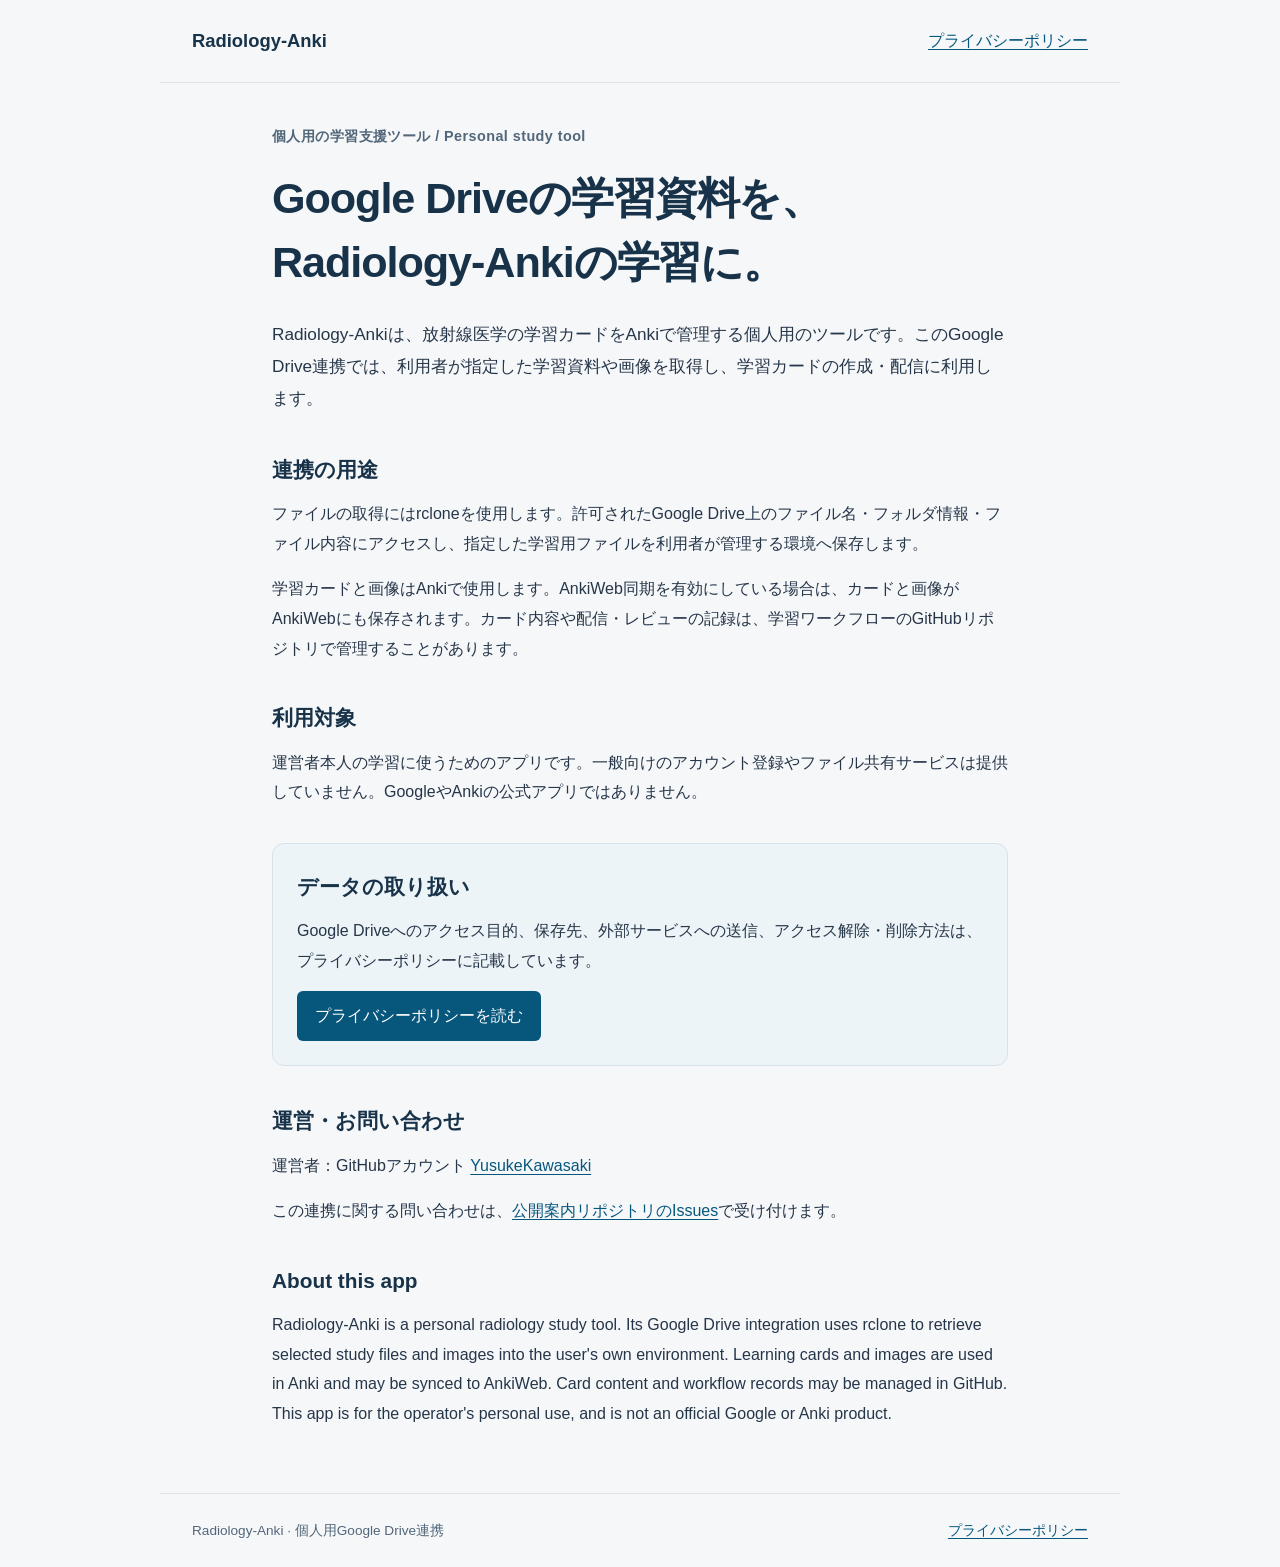
<file: index.html>
<!doctype html>
<html lang="ja">
<head>
  <meta charset="utf-8">
  <meta name="viewport" content="width=device-width, initial-scale=1">
  <meta name="description" content="Radiology-Ankiの個人用Google Drive連携アプリについて。用途とプライバシーポリシーを説明します。">
  <title>Radiology-Anki | Google Drive連携</title>
  <link rel="stylesheet" href="style.css">
</head>
<body>
  <header><a class="brand" href="./">Radiology-Anki</a><nav aria-label="メイン"><a href="privacy.html">プライバシーポリシー</a></nav></header>
  <main>
    <p class="eyebrow">個人用の学習支援ツール / Personal study tool</p>
    <h1>Google Driveの学習資料を、<br>Radiology-Ankiの学習に。</h1>
    <p class="lead">Radiology-Ankiは、放射線医学の学習カードをAnkiで管理する個人用のツールです。このGoogle Drive連携では、利用者が指定した学習資料や画像を取得し、学習カードの作成・配信に利用します。</p>
    <section aria-labelledby="purpose">
      <h2 id="purpose">連携の用途</h2>
      <p>ファイルの取得にはrcloneを使用します。許可されたGoogle Drive上のファイル名・フォルダ情報・ファイル内容にアクセスし、指定した学習用ファイルを利用者が管理する環境へ保存します。</p>
      <p>学習カードと画像はAnkiで使用します。AnkiWeb同期を有効にしている場合は、カードと画像がAnkiWebにも保存されます。カード内容や配信・レビューの記録は、学習ワークフローのGitHubリポジトリで管理することがあります。</p>
    </section>
    <section aria-labelledby="audience">
      <h2 id="audience">利用対象</h2>
      <p>運営者本人の学習に使うためのアプリです。一般向けのアカウント登録やファイル共有サービスは提供していません。GoogleやAnkiの公式アプリではありません。</p>
    </section>
    <section class="panel" aria-labelledby="privacy">
      <h2 id="privacy">データの取り扱い</h2>
      <p>Google Driveへのアクセス目的、保存先、外部サービスへの送信、アクセス解除・削除方法は、プライバシーポリシーに記載しています。</p>
      <a class="button" href="privacy.html">プライバシーポリシーを読む</a>
    </section>
    <section aria-labelledby="contact">
      <h2 id="contact">運営・お問い合わせ</h2>
      <p>運営者：GitHubアカウント <a href="https://github.com/YusukeKawasaki">YusukeKawasaki</a></p>
      <p>この連携に関する問い合わせは、<a href="https://github.com/YusukeKawasaki/radiology-anki-oauth-pages/issues">公開案内リポジトリのIssues</a>で受け付けます。</p>
    </section>
    <section lang="en" aria-labelledby="english">
      <h2 id="english">About this app</h2>
      <p>Radiology-Anki is a personal radiology study tool. Its Google Drive integration uses rclone to retrieve selected study files and images into the user's own environment. Learning cards and images are used in Anki and may be synced to AnkiWeb. Card content and workflow records may be managed in GitHub. This app is for the operator's personal use, and is not an official Google or Anki product.</p>
    </section>
  </main>
  <footer><span>Radiology-Anki · 個人用Google Drive連携</span><a href="privacy.html">プライバシーポリシー</a></footer>
</body>
</html>
</file>
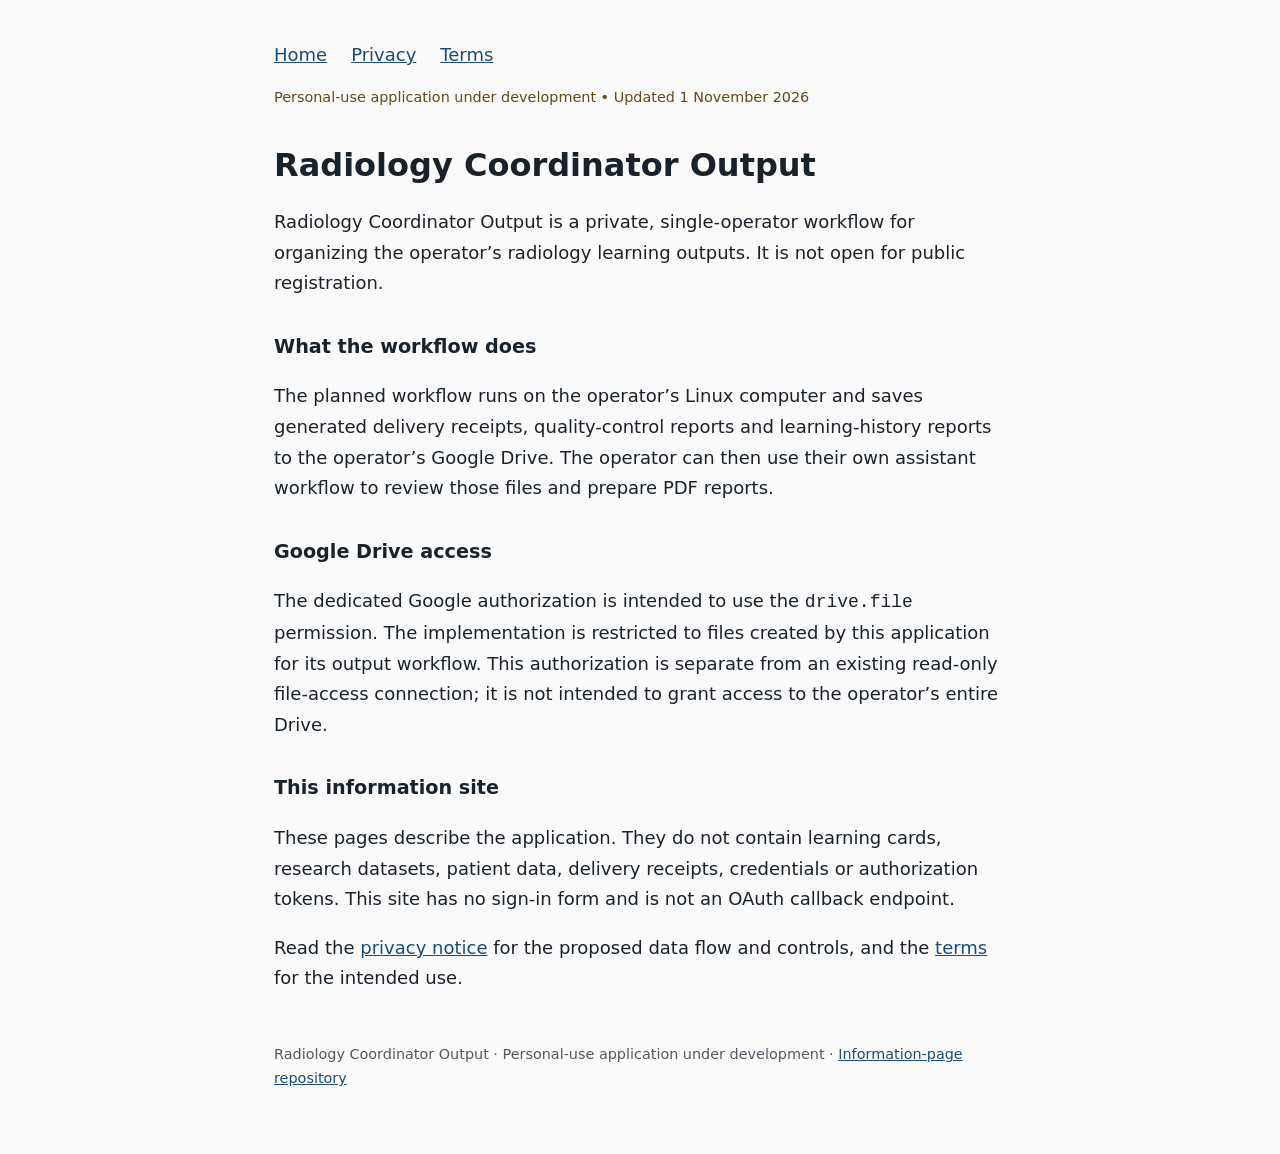
<file: coordinator/index.html>
<!doctype html><html lang="en"><head><meta charset="utf-8"><meta name="viewport" content="width=device-width,initial-scale=1"><meta name="robots" content="noindex,nofollow"><title>Radiology Coordinator Output</title><style>*{box-sizing:border-box}body{margin:0;background:#fafafa;color:#19222b;font-family:system-ui,sans-serif;font-size:18px;line-height:1.7}main{max-width:780px;margin:auto;padding:40px 24px 64px}nav{display:flex;gap:24px;flex-wrap:wrap}a{color:#194c79}h1{font-size:2rem;line-height:1.25;margin-top:36px}h2{font-size:1.2rem;margin-top:32px}p,li{max-width:70ch}.draft{font-size:.9rem;color:#654814}footer{margin-top:48px;font-size:.9rem;color:#505963}code{overflow-wrap:anywhere}</style></head><body><main><nav aria-label="Primary navigation"><a href="index.html">Home</a><a href="privacy.html">Privacy</a><a href="terms.html">Terms</a></nav><p class="draft">Personal-use application under development • Updated 1 November 2026</p><h1>Radiology Coordinator Output</h1><p>Radiology Coordinator Output is a private, single-operator workflow for organizing the operator’s radiology learning outputs. It is not open for public registration.</p>
<h2>What the workflow does</h2><p>The planned workflow runs on the operator’s Linux computer and saves generated delivery receipts, quality-control reports and learning-history reports to the operator’s Google Drive. The operator can then use their own assistant workflow to review those files and prepare PDF reports.</p>
<h2>Google Drive access</h2><p>The dedicated Google authorization is intended to use the <code>drive.file</code> permission. The implementation is restricted to files created by this application for its output workflow. This authorization is separate from an existing read-only file-access connection; it is not intended to grant access to the operator’s entire Drive.</p>
<h2>This information site</h2><p>These pages describe the application. They do not contain learning cards, research datasets, patient data, delivery receipts, credentials or authorization tokens. This site has no sign-in form and is not an OAuth callback endpoint.</p>
<p>Read the <a href="privacy.html">privacy notice</a> for the proposed data flow and controls, and the <a href="terms.html">terms</a> for the intended use.</p><footer>Radiology Coordinator Output · Personal-use application under development · <a href="https://github.com/YusukeKawasaki/radiology-anki-oauth-pages">Information-page repository</a></footer></main></body></html>
</file>
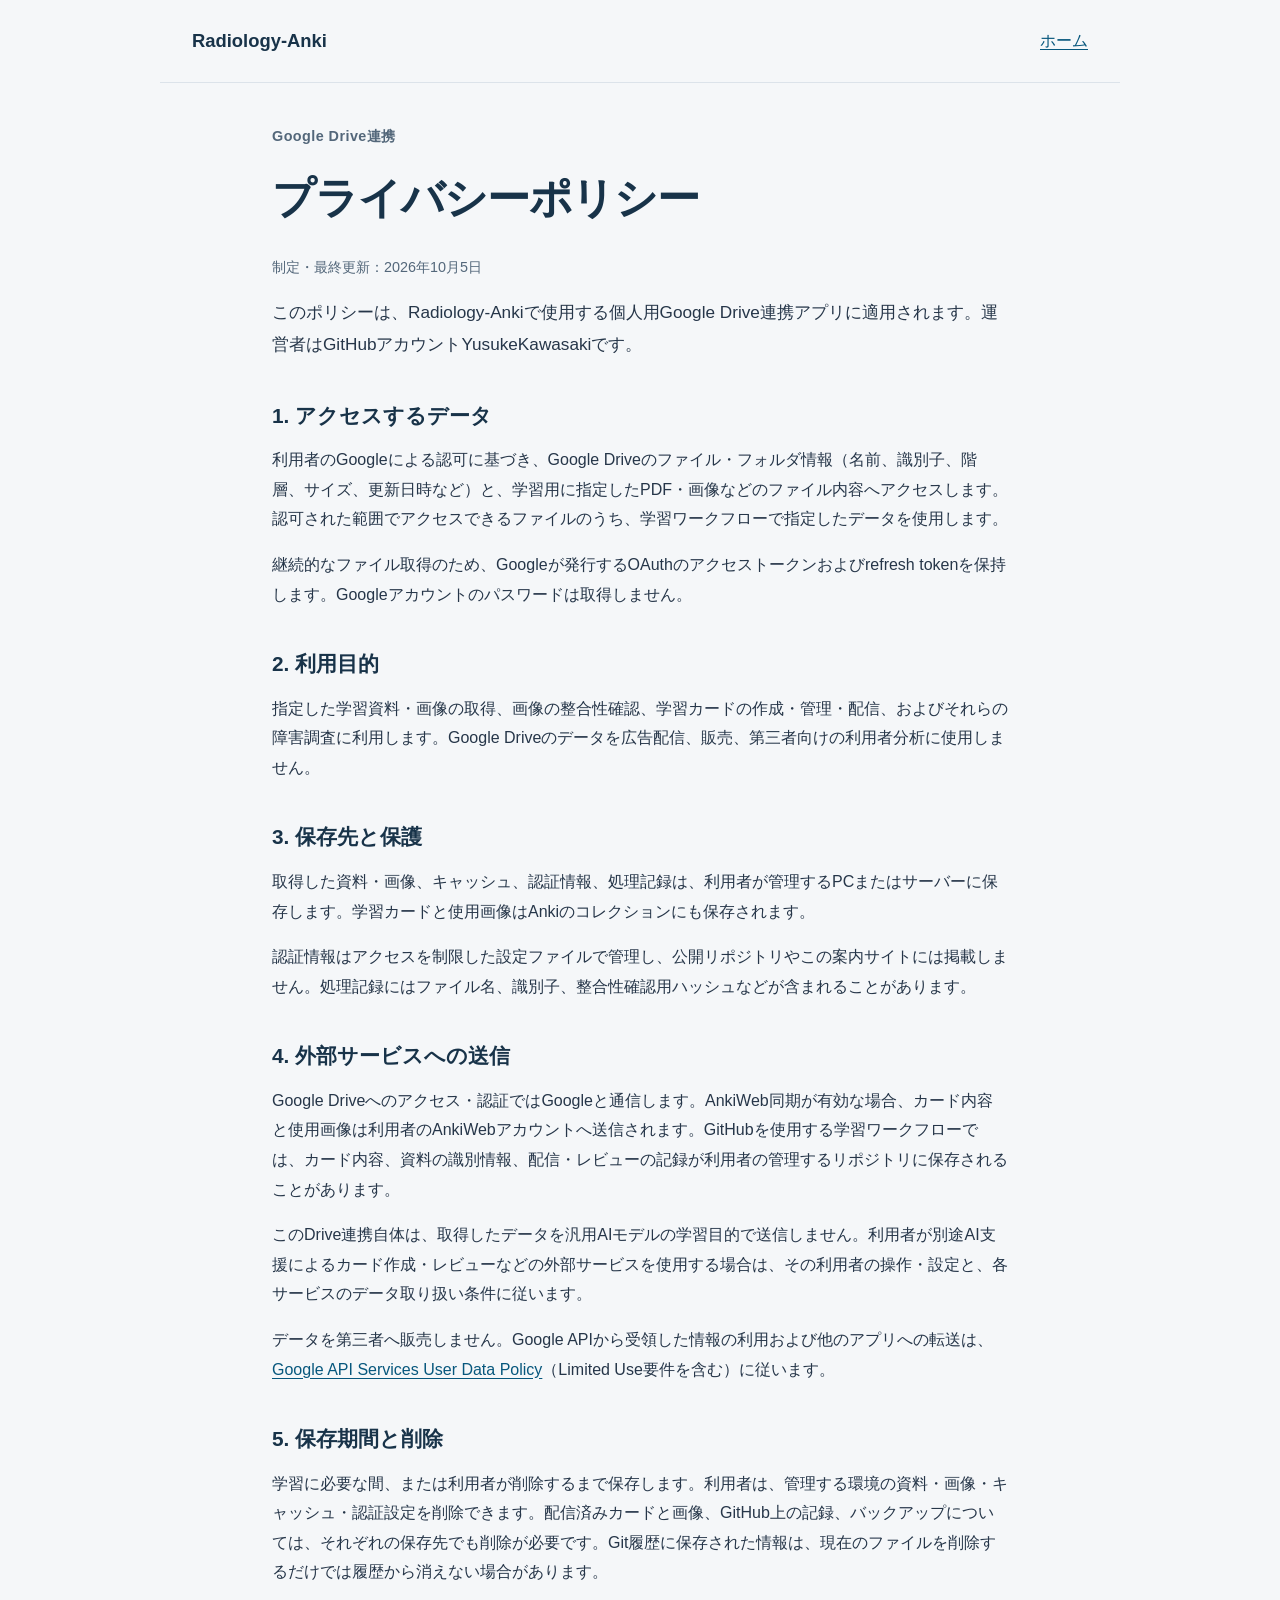
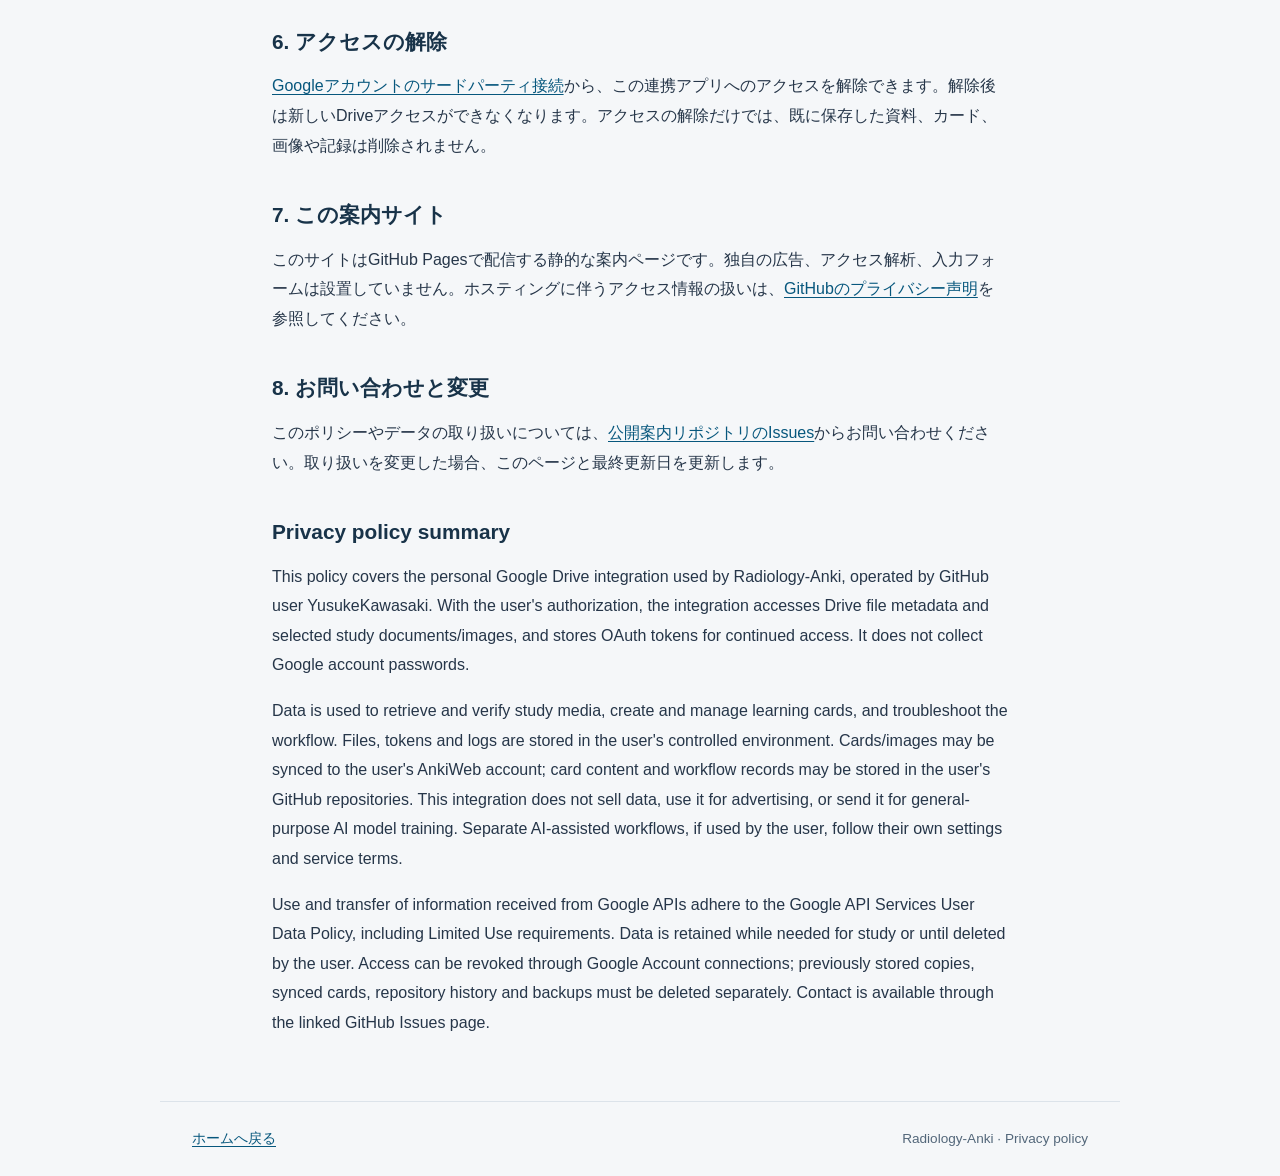
<file: privacy.html>
<!doctype html>
<html lang="ja">
<head>
  <meta charset="utf-8">
  <meta name="viewport" content="width=device-width, initial-scale=1">
  <meta name="description" content="Radiology-Anki個人用Google Drive連携のプライバシーポリシー。アクセスするデータ、利用目的、保存・送信、削除方法を説明します。">
  <title>プライバシーポリシー | Radiology-Anki</title>
  <link rel="stylesheet" href="style.css">
</head>
<body>
  <header><a class="brand" href="./">Radiology-Anki</a><nav aria-label="メイン"><a href="./">ホーム</a></nav></header>
  <main>
    <p class="eyebrow">Google Drive連携</p>
    <h1>プライバシーポリシー</h1>
    <p class="updated">制定・最終更新：2026年10月5日</p>
    <p class="lead">このポリシーは、Radiology-Ankiで使用する個人用Google Drive連携アプリに適用されます。運営者はGitHubアカウントYusukeKawasakiです。</p>
    <section><h2>1. アクセスするデータ</h2>
      <p>利用者のGoogleによる認可に基づき、Google Driveのファイル・フォルダ情報（名前、識別子、階層、サイズ、更新日時など）と、学習用に指定したPDF・画像などのファイル内容へアクセスします。認可された範囲でアクセスできるファイルのうち、学習ワークフローで指定したデータを使用します。</p>
      <p>継続的なファイル取得のため、Googleが発行するOAuthのアクセストークンおよびrefresh tokenを保持します。Googleアカウントのパスワードは取得しません。</p>
    </section>
    <section><h2>2. 利用目的</h2>
      <p>指定した学習資料・画像の取得、画像の整合性確認、学習カードの作成・管理・配信、およびそれらの障害調査に利用します。Google Driveのデータを広告配信、販売、第三者向けの利用者分析に使用しません。</p>
    </section>
    <section><h2>3. 保存先と保護</h2>
      <p>取得した資料・画像、キャッシュ、認証情報、処理記録は、利用者が管理するPCまたはサーバーに保存します。学習カードと使用画像はAnkiのコレクションにも保存されます。</p>
      <p>認証情報はアクセスを制限した設定ファイルで管理し、公開リポジトリやこの案内サイトには掲載しません。処理記録にはファイル名、識別子、整合性確認用ハッシュなどが含まれることがあります。</p>
    </section>
    <section><h2>4. 外部サービスへの送信</h2>
      <p>Google Driveへのアクセス・認証ではGoogleと通信します。AnkiWeb同期が有効な場合、カード内容と使用画像は利用者のAnkiWebアカウントへ送信されます。GitHubを使用する学習ワークフローでは、カード内容、資料の識別情報、配信・レビューの記録が利用者の管理するリポジトリに保存されることがあります。</p>
      <p>このDrive連携自体は、取得したデータを汎用AIモデルの学習目的で送信しません。利用者が別途AI支援によるカード作成・レビューなどの外部サービスを使用する場合は、その利用者の操作・設定と、各サービスのデータ取り扱い条件に従います。</p>
      <p>データを第三者へ販売しません。Google APIから受領した情報の利用および他のアプリへの転送は、<a href="https://developers.google.com/terms/api-services-user-data-policy">Google API Services User Data Policy</a>（Limited Use要件を含む）に従います。</p>
    </section>
    <section><h2>5. 保存期間と削除</h2>
      <p>学習に必要な間、または利用者が削除するまで保存します。利用者は、管理する環境の資料・画像・キャッシュ・認証設定を削除できます。配信済みカードと画像、GitHub上の記録、バックアップについては、それぞれの保存先でも削除が必要です。Git履歴に保存された情報は、現在のファイルを削除するだけでは履歴から消えない場合があります。</p>
    </section>
    <section><h2>6. アクセスの解除</h2>
      <p><a href="https://myaccount.google.com/connections">Googleアカウントのサードパーティ接続</a>から、この連携アプリへのアクセスを解除できます。解除後は新しいDriveアクセスができなくなります。アクセスの解除だけでは、既に保存した資料、カード、画像や記録は削除されません。</p>
    </section>
    <section><h2>7. この案内サイト</h2>
      <p>このサイトはGitHub Pagesで配信する静的な案内ページです。独自の広告、アクセス解析、入力フォームは設置していません。ホスティングに伴うアクセス情報の扱いは、<a href="https://docs.github.com/en/site-policy/privacy-policies/github-general-privacy-statement">GitHubのプライバシー声明</a>を参照してください。</p>
    </section>
    <section><h2>8. お問い合わせと変更</h2>
      <p>このポリシーやデータの取り扱いについては、<a href="https://github.com/YusukeKawasaki/radiology-anki-oauth-pages/issues">公開案内リポジトリのIssues</a>からお問い合わせください。取り扱いを変更した場合、このページと最終更新日を更新します。</p>
    </section>
    <section lang="en"><h2>Privacy policy summary</h2>
      <p>This policy covers the personal Google Drive integration used by Radiology-Anki, operated by GitHub user YusukeKawasaki. With the user's authorization, the integration accesses Drive file metadata and selected study documents/images, and stores OAuth tokens for continued access. It does not collect Google account passwords.</p>
      <p>Data is used to retrieve and verify study media, create and manage learning cards, and troubleshoot the workflow. Files, tokens and logs are stored in the user's controlled environment. Cards/images may be synced to the user's AnkiWeb account; card content and workflow records may be stored in the user's GitHub repositories. This integration does not sell data, use it for advertising, or send it for general-purpose AI model training. Separate AI-assisted workflows, if used by the user, follow their own settings and service terms.</p>
      <p>Use and transfer of information received from Google APIs adhere to the Google API Services User Data Policy, including Limited Use requirements. Data is retained while needed for study or until deleted by the user. Access can be revoked through Google Account connections; previously stored copies, synced cards, repository history and backups must be deleted separately. Contact is available through the linked GitHub Issues page.</p>
    </section>
  </main>
  <footer><a href="./">ホームへ戻る</a><span>Radiology-Anki · Privacy policy</span></footer>
</body>
</html>
</file>
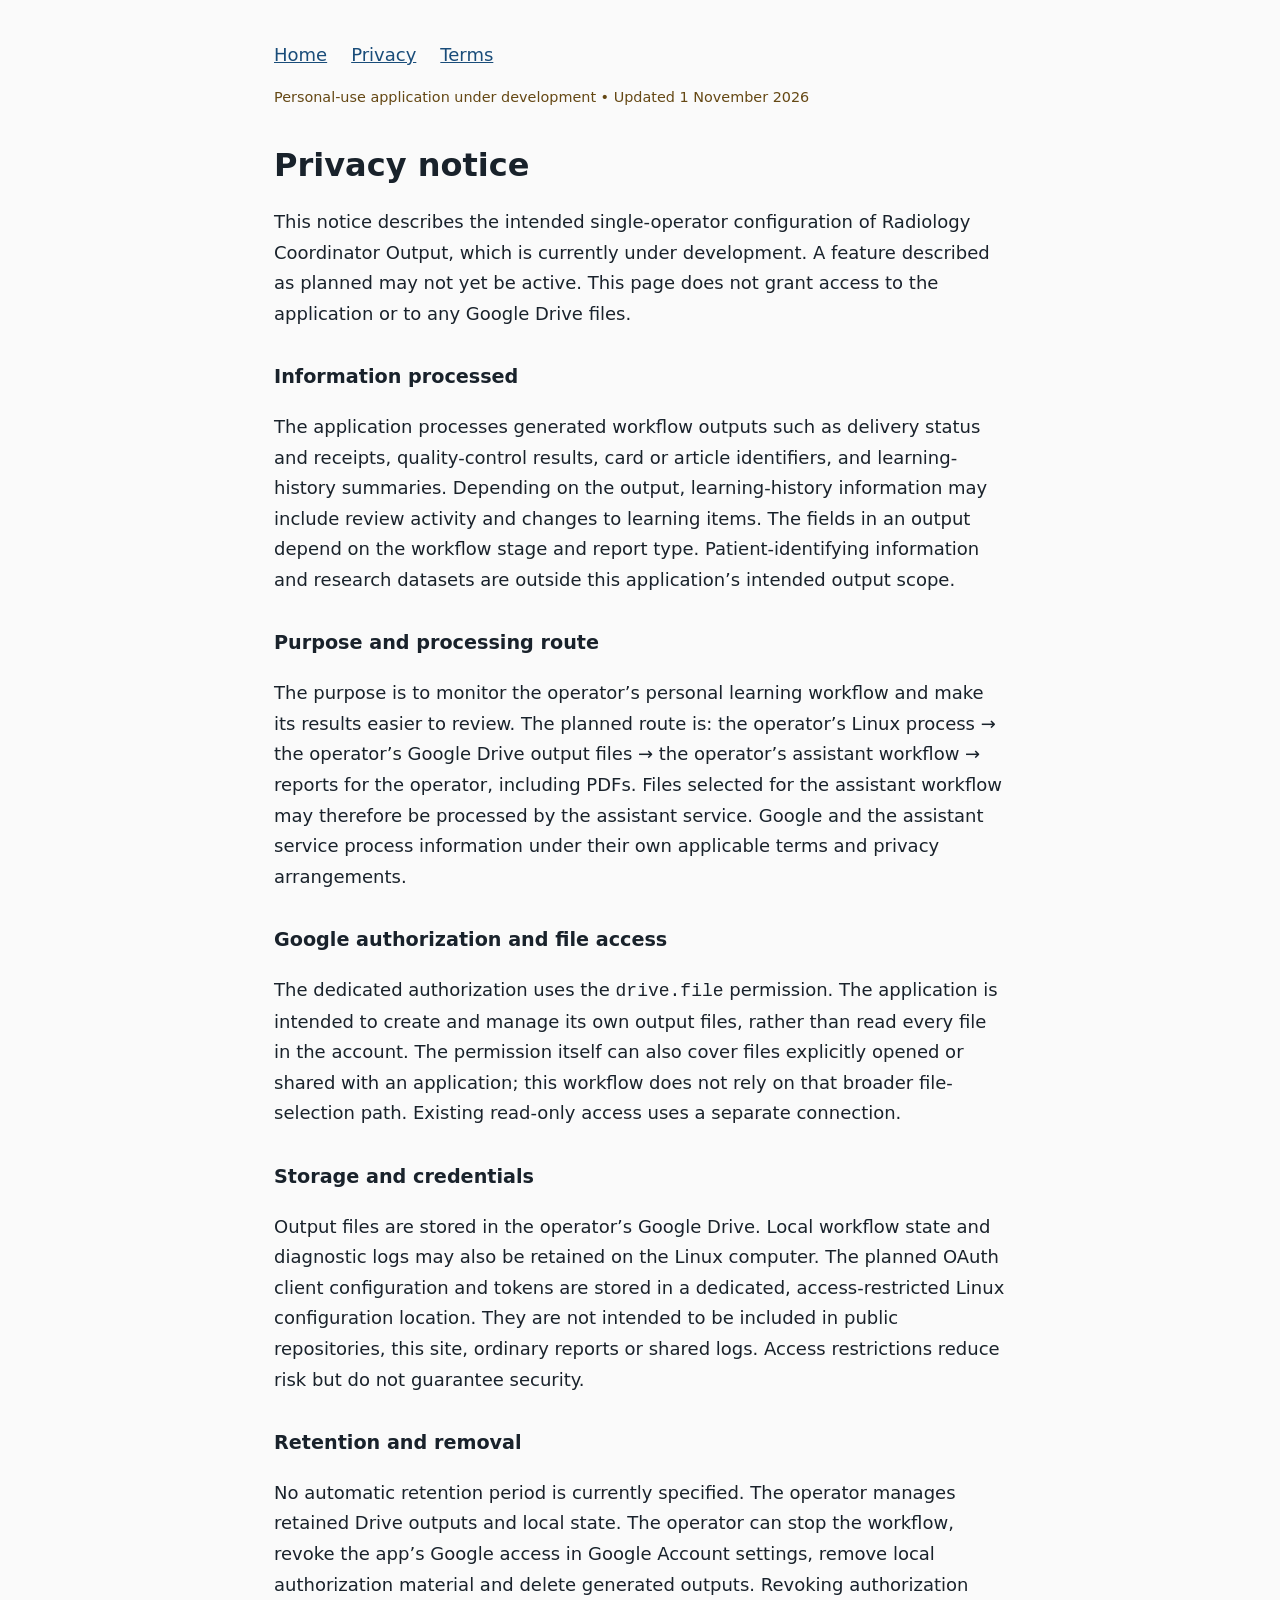
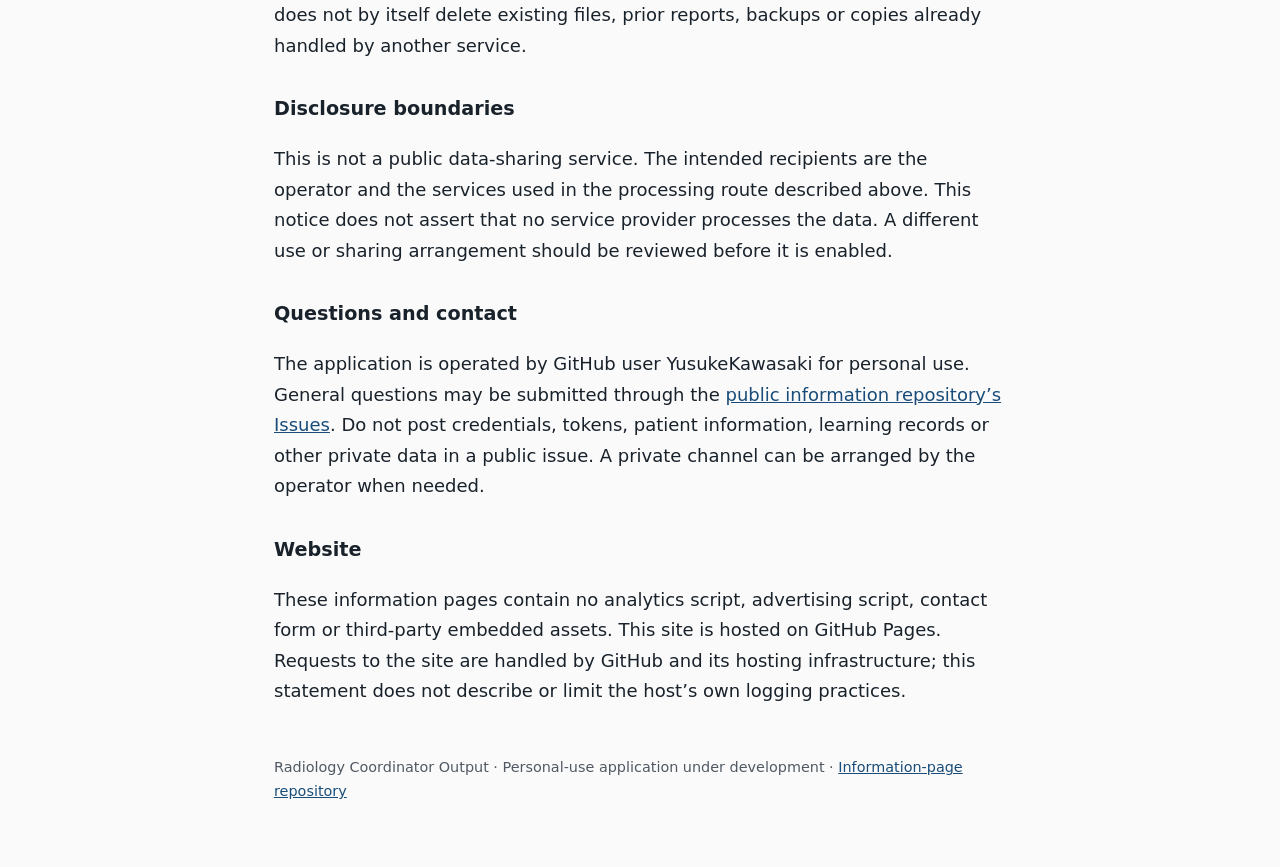
<file: coordinator/privacy.html>
<!doctype html><html lang="en"><head><meta charset="utf-8"><meta name="viewport" content="width=device-width,initial-scale=1"><meta name="robots" content="noindex,nofollow"><title>Privacy notice</title><style>*{box-sizing:border-box}body{margin:0;background:#fafafa;color:#19222b;font-family:system-ui,sans-serif;font-size:18px;line-height:1.7}main{max-width:780px;margin:auto;padding:40px 24px 64px}nav{display:flex;gap:24px;flex-wrap:wrap}a{color:#194c79}h1{font-size:2rem;line-height:1.25;margin-top:36px}h2{font-size:1.2rem;margin-top:32px}p,li{max-width:70ch}.draft{font-size:.9rem;color:#654814}footer{margin-top:48px;font-size:.9rem;color:#505963}code{overflow-wrap:anywhere}</style></head><body><main><nav aria-label="Primary navigation"><a href="index.html">Home</a><a href="privacy.html">Privacy</a><a href="terms.html">Terms</a></nav><p class="draft">Personal-use application under development • Updated 1 November 2026</p><h1>Privacy notice</h1><p>This notice describes the intended single-operator configuration of Radiology Coordinator Output, which is currently under development. A feature described as planned may not yet be active. This page does not grant access to the application or to any Google Drive files.</p>
<h2>Information processed</h2><p>The application processes generated workflow outputs such as delivery status and receipts, quality-control results, card or article identifiers, and learning-history summaries. Depending on the output, learning-history information may include review activity and changes to learning items. The fields in an output depend on the workflow stage and report type. Patient-identifying information and research datasets are outside this application’s intended output scope.</p>
<h2>Purpose and processing route</h2><p>The purpose is to monitor the operator’s personal learning workflow and make its results easier to review. The planned route is: the operator’s Linux process → the operator’s Google Drive output files → the operator’s assistant workflow → reports for the operator, including PDFs. Files selected for the assistant workflow may therefore be processed by the assistant service. Google and the assistant service process information under their own applicable terms and privacy arrangements.</p>
<h2>Google authorization and file access</h2><p>The dedicated authorization uses the <code>drive.file</code> permission. The application is intended to create and manage its own output files, rather than read every file in the account. The permission itself can also cover files explicitly opened or shared with an application; this workflow does not rely on that broader file-selection path. Existing read-only access uses a separate connection.</p>
<h2>Storage and credentials</h2><p>Output files are stored in the operator’s Google Drive. Local workflow state and diagnostic logs may also be retained on the Linux computer. The planned OAuth client configuration and tokens are stored in a dedicated, access-restricted Linux configuration location. They are not intended to be included in public repositories, this site, ordinary reports or shared logs. Access restrictions reduce risk but do not guarantee security.</p>
<h2>Retention and removal</h2><p>No automatic retention period is currently specified. The operator manages retained Drive outputs and local state. The operator can stop the workflow, revoke the app’s Google access in Google Account settings, remove local authorization material and delete generated outputs. Revoking authorization does not by itself delete existing files, prior reports, backups or copies already handled by another service.</p>
<h2>Disclosure boundaries</h2><p>This is not a public data-sharing service. The intended recipients are the operator and the services used in the processing route described above. This notice does not assert that no service provider processes the data. A different use or sharing arrangement should be reviewed before it is enabled.</p>
<h2>Questions and contact</h2><p>The application is operated by GitHub user YusukeKawasaki for personal use. General questions may be submitted through the <a href="https://github.com/YusukeKawasaki/radiology-anki-oauth-pages/issues">public information repository’s Issues</a>. Do not post credentials, tokens, patient information, learning records or other private data in a public issue. A private channel can be arranged by the operator when needed.</p>
<h2>Website</h2><p>These information pages contain no analytics script, advertising script, contact form or third-party embedded assets. This site is hosted on GitHub Pages. Requests to the site are handled by GitHub and its hosting infrastructure; this statement does not describe or limit the host’s own logging practices.</p><footer>Radiology Coordinator Output · Personal-use application under development · <a href="https://github.com/YusukeKawasaki/radiology-anki-oauth-pages">Information-page repository</a></footer></main></body></html>
</file>
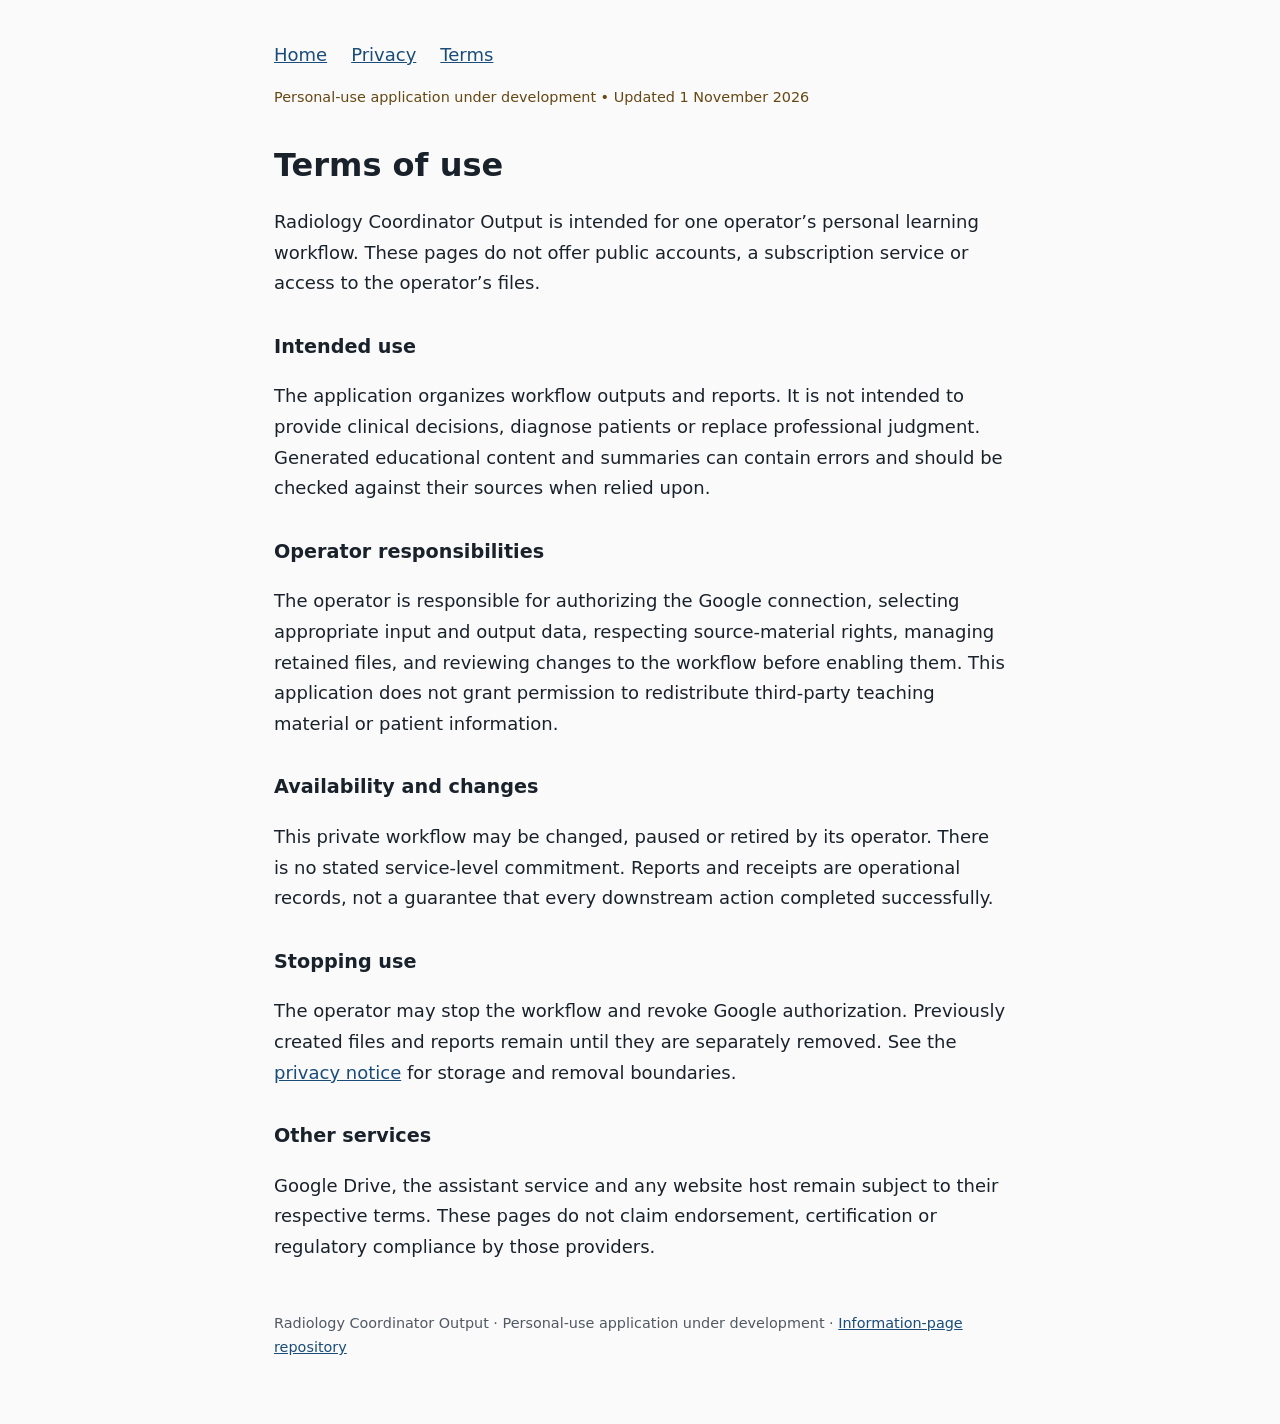
<file: coordinator/terms.html>
<!doctype html><html lang="en"><head><meta charset="utf-8"><meta name="viewport" content="width=device-width,initial-scale=1"><meta name="robots" content="noindex,nofollow"><title>Terms of use</title><style>*{box-sizing:border-box}body{margin:0;background:#fafafa;color:#19222b;font-family:system-ui,sans-serif;font-size:18px;line-height:1.7}main{max-width:780px;margin:auto;padding:40px 24px 64px}nav{display:flex;gap:24px;flex-wrap:wrap}a{color:#194c79}h1{font-size:2rem;line-height:1.25;margin-top:36px}h2{font-size:1.2rem;margin-top:32px}p,li{max-width:70ch}.draft{font-size:.9rem;color:#654814}footer{margin-top:48px;font-size:.9rem;color:#505963}code{overflow-wrap:anywhere}</style></head><body><main><nav aria-label="Primary navigation"><a href="index.html">Home</a><a href="privacy.html">Privacy</a><a href="terms.html">Terms</a></nav><p class="draft">Personal-use application under development • Updated 1 November 2026</p><h1>Terms of use</h1><p>Radiology Coordinator Output is intended for one operator’s personal learning workflow. These pages do not offer public accounts, a subscription service or access to the operator’s files.</p>
<h2>Intended use</h2><p>The application organizes workflow outputs and reports. It is not intended to provide clinical decisions, diagnose patients or replace professional judgment. Generated educational content and summaries can contain errors and should be checked against their sources when relied upon.</p>
<h2>Operator responsibilities</h2><p>The operator is responsible for authorizing the Google connection, selecting appropriate input and output data, respecting source-material rights, managing retained files, and reviewing changes to the workflow before enabling them. This application does not grant permission to redistribute third-party teaching material or patient information.</p>
<h2>Availability and changes</h2><p>This private workflow may be changed, paused or retired by its operator. There is no stated service-level commitment. Reports and receipts are operational records, not a guarantee that every downstream action completed successfully.</p>
<h2>Stopping use</h2><p>The operator may stop the workflow and revoke Google authorization. Previously created files and reports remain until they are separately removed. See the <a href="privacy.html">privacy notice</a> for storage and removal boundaries.</p>
<h2>Other services</h2><p>Google Drive, the assistant service and any website host remain subject to their respective terms. These pages do not claim endorsement, certification or regulatory compliance by those providers.</p><footer>Radiology Coordinator Output · Personal-use application under development · <a href="https://github.com/YusukeKawasaki/radiology-anki-oauth-pages">Information-page repository</a></footer></main></body></html>
</file>
<file: style.css>
:root { color-scheme: light; font-family: -apple-system, BlinkMacSystemFont, "Segoe UI", "Noto Sans JP", sans-serif; color: #263649; background: #f5f7f9; line-height: 1.85; }
* { box-sizing: border-box; }
body { margin: 0; }
header, footer { max-width: 960px; margin: auto; padding: 24px 32px; display: flex; gap: 20px; align-items: center; justify-content: space-between; }
header { border-bottom: 1px solid #dce3ea; }
.brand { color: #183349; font-size: 1.15rem; font-weight: 700; text-decoration: none; }
a { color: #07577d; text-underline-offset: 3px; }
a:hover { color: #003a56; }
a:focus-visible { outline: 3px solid #a76a16; outline-offset: 4px; }
main { max-width: 800px; margin: 40px auto 64px; padding: 0 32px; }
h1 { color: #183349; font-size: clamp(1.9rem, 4vw, 2.7rem); line-height: 1.5; letter-spacing: -.025em; margin: 16px 0 24px; }
h2 { color: #183349; font-size: 1.3rem; margin: 0 0 10px; }
p { margin: 0 0 16px; }
.eyebrow, .updated { color: #53677a; font-size: .9rem; }
.eyebrow { font-weight: 600; letter-spacing: .03em; }
.lead { font-size: 1.075rem; }
section { margin-top: 36px; }
.panel { border: 1px solid #d5e2ea; border-radius: 12px; padding: 24px; background: #edf4f7; }
.button { display: inline-block; background: #07577d; color: white; padding: 10px 18px; border-radius: 6px; text-decoration: none; }
.button:hover { color: white; background: #003a56; }
footer { font-size: .85rem; border-top: 1px solid #dce3ea; flex-wrap: wrap; color: #53677a; }
@media (max-width: 540px) { header, footer { padding: 20px; } header { align-items: flex-start; flex-direction: column; gap: 8px; } main { padding: 0 20px; margin-top: 28px; } .panel { padding: 20px; } }
</file>
